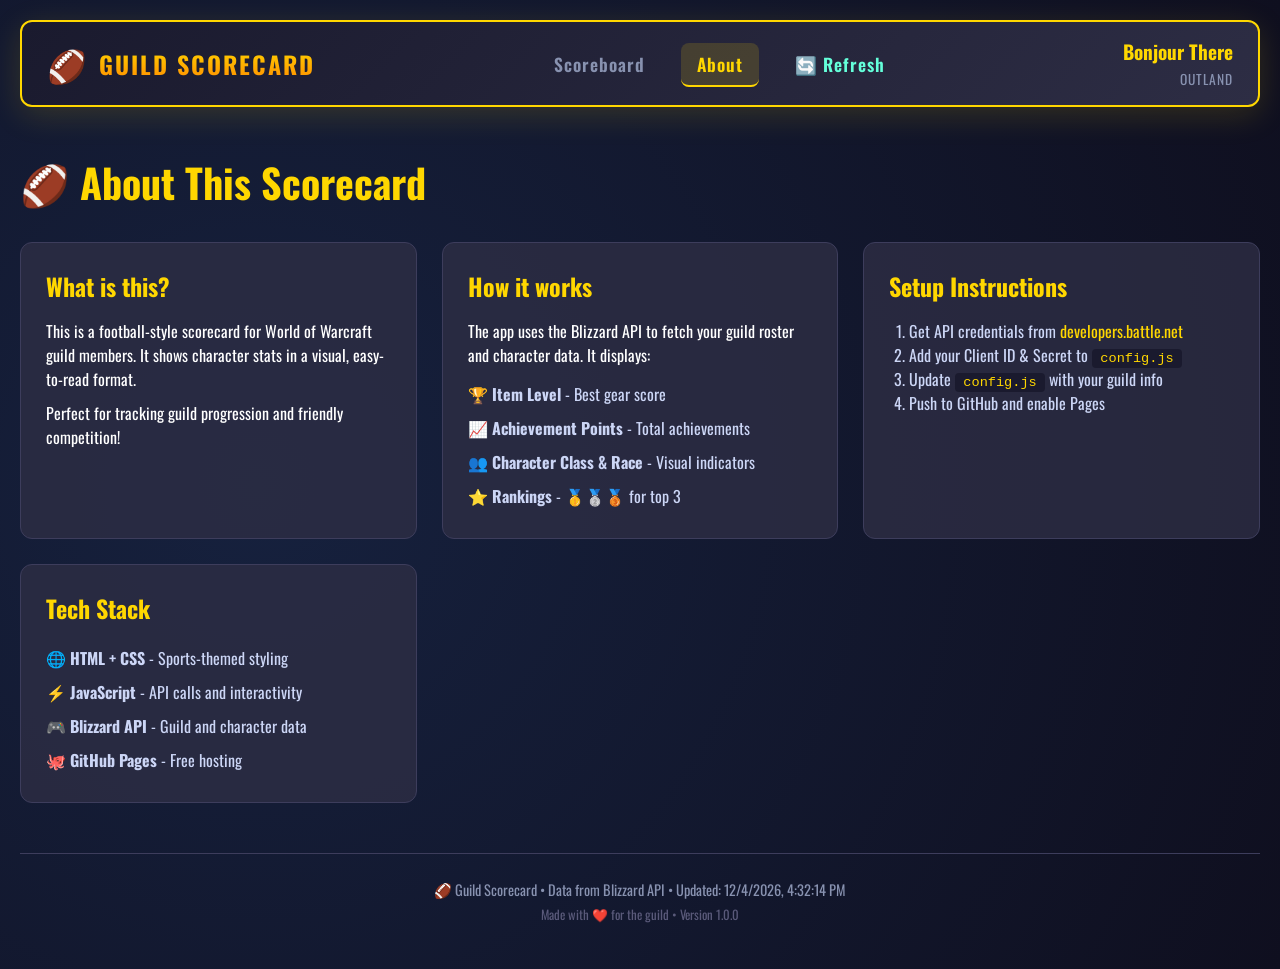
<file: about.html>
<!DOCTYPE html>
<html lang="en">
<head>
    <meta charset="UTF-8">
    <meta name="viewport" content="width=device-width, initial-scale=1.0">
    <title>About - Guild Scorecard</title>
    
    <!-- Styles -->
    <link rel="stylesheet" href="styles/style.css">
    <link rel="stylesheet" href="styles/scorecard.css">
    
    <!-- Fonts -->
    <link href="https://fonts.googleapis.com/css2?family=Oswald:wght@400;600;700&display=swap" rel="stylesheet">
</head>
<body>
    <div class="container">
        <!-- ===== NAVIGATION - Loaded by JavaScript ===== -->
        <div id="navigation"></div>
        
        <main>
            <!-- ===== PAGE CONTENT ===== -->
            <div class="page-content about-page">
                <h1>🏈 About This Scorecard</h1>
                
                <div class="about-grid">
                    <div class="about-card">
                        <h2>What is this?</h2>
                        <p>This is a football-style scorecard for World of Warcraft guild members. It shows character stats in a visual, easy-to-read format.</p>
                        <p style="margin-top:10px;">Perfect for tracking guild progression and friendly competition!</p>
                    </div>
                    
                    <div class="about-card">
                        <h2>How it works</h2>
                        <p>The app uses the Blizzard API to fetch your guild roster and character data. It displays:</p>
                        <ul style="list-style:none;padding:0;margin-top:10px;">
                            <li>🏆 <strong>Item Level</strong> - Best gear score</li>
                            <li>📈 <strong>Achievement Points</strong> - Total achievements</li>
                            <li>👥 <strong>Character Class & Race</strong> - Visual indicators</li>
                            <li>⭐ <strong>Rankings</strong> - 🥇🥈🥉 for top 3</li>
                        </ul>
                    </div>
                    
                    <div class="about-card">
                        <h2>Setup Instructions</h2>
                        <ol style="padding-left:20px;color:#ccd6f6;">
                            <li>Get API credentials from <a href="https://developers.battle.net" target="_blank" style="color:#ffd700;">developers.battle.net</a></li>
                            <li>Add your Client ID & Secret to <code>config.js</code></li>
                            <li>Update <code>config.js</code> with your guild info</li>
                            <li>Push to GitHub and enable Pages</li>
                        </ol>
                    </div>
                    
                    <div class="about-card">
                        <h2>Tech Stack</h2>
                        <ul style="list-style:none;padding:0;">
                            <li>🌐 <strong>HTML + CSS</strong> - Sports-themed styling</li>
                            <li>⚡ <strong>JavaScript</strong> - API calls and interactivity</li>
                            <li>🎮 <strong>Blizzard API</strong> - Guild and character data</li>
                            <li>🐙 <strong>GitHub Pages</strong> - Free hosting</li>
                        </ul>
                    </div>
                </div>
            </div>
        </main>
        
        <!-- ===== FOOTER - Loaded by JavaScript ===== -->
        <div id="footer"></div>
    </div>
    
    <!-- JavaScript -->
    <script src="config.js"></script>
    <script src="scripts/main.js"></script>
    <script src="scripts/scorecard.js"></script>
</body>
</html>
</file>
<file: styles/style.css>
/* ============================================
   MAIN STYLES
   ============================================ */
* {
    margin: 0;
    padding: 0;
    box-sizing: border-box;
}

body {
    font-family: 'Oswald', sans-serif;
    background: #1a1a2e;
    background-image: radial-gradient(circle at 20% 50%, #16213e, #0f0f1f);
    min-height: 100vh;
    color: #ffffff;
    padding: 20px;
}

.container {
    max-width: 1400px;
    margin: 0 auto;
}

/* ============================================
   NAVIGATION
   ============================================ */
.main-nav {
    background: linear-gradient(135deg, #1a1a2e 0%, #2d2d44 100%);
    border: 2px solid #ffd700;
    border-radius: 12px;
    padding: 15px 25px;
    display: flex;
    justify-content: space-between;
    align-items: center;
    margin-bottom: 25px;
    box-shadow: 0 8px 32px rgba(255, 215, 0, 0.15);
    flex-wrap: wrap;
    gap: 10px;
}

.nav-brand {
    display: flex;
    align-items: center;
    gap: 12px;
}

.sport-icon {
    font-size: 2rem;
    animation: pulse 2s ease-in-out infinite;
}

@keyframes pulse {
    0%, 100% { transform: scale(1); }
    50% { transform: scale(1.1); }
}

.brand-text {
    font-size: 1.5rem;
    font-weight: 700;
    letter-spacing: 2px;
    background: linear-gradient(180deg, #ffd700, #ff8c00);
    -webkit-background-clip: text;
    -webkit-text-fill-color: transparent;
    background-clip: text;
}

.nav-links {
    display: flex;
    list-style: none;
    gap: 20px;
    align-items: center;
    flex-wrap: wrap;
}

.nav-links a {
    color: #8892b0;
    text-decoration: none;
    font-size: 1.1rem;
    font-weight: 600;
    letter-spacing: 1px;
    padding: 8px 16px;
    border-radius: 8px;
    transition: all 0.3s;
}

.nav-links a:hover {
    color: #ffd700;
    background: rgba(255, 215, 0, 0.1);
}

.nav-links a.active {
    color: #ffd700;
    background: rgba(255, 215, 0, 0.15);
    border-bottom: 2px solid #ffd700;
}

.nav-links .refresh-link {
    color: #64ffda;
    cursor: pointer;
}

.nav-links .refresh-link:hover {
    color: #ffd700;
}

.nav-team {
    text-align: right;
}

#navGuildName {
    display: block;
    font-size: 1.2rem;
    font-weight: 700;
    color: #ffd700;
}

.nav-realm {
    font-size: 0.85rem;
    color: #8892b0;
    text-transform: uppercase;
    letter-spacing: 1px;
}

/* ============================================
   CONTROLS
   ============================================ */
.controls {
    background: rgba(45, 45, 68, 0.8);
    border-radius: 12px;
    padding: 20px;
    margin-bottom: 25px;
    border: 1px solid #3d3d5c;
}

.input-group {
    display: flex;
    gap: 12px;
    flex-wrap: wrap;
    margin-bottom: 15px;
}

.input-group input,
.input-group select {
    padding: 12px 18px;
    border: 2px solid #3d3d5c;
    border-radius: 8px;
    background: #1a1a2e;
    color: #ffffff;
    font-family: 'Oswald', sans-serif;
    font-size: 1rem;
    flex: 1;
    min-width: 150px;
    transition: border-color 0.3s;
}

.input-group input:focus,
.input-group select:focus {
    outline: none;
    border-color: #ffd700;
}

#fetchBtn {
    padding: 12px 30px;
    background: linear-gradient(135deg, #ffd700, #ff8c00);
    border: none;
    border-radius: 8px;
    color: #1a1a2e;
    font-family: 'Oswald', sans-serif;
    font-weight: 700;
    font-size: 1rem;
    letter-spacing: 1px;
    cursor: pointer;
    transition: transform 0.2s, box-shadow 0.2s;
    flex: 0 0 auto;
}

#fetchBtn:hover {
    transform: translateY(-2px);
    box-shadow: 0 8px 25px rgba(255, 215, 0, 0.3);
}

#fetchBtn:disabled {
    opacity: 0.5;
    cursor: not-allowed;
    transform: none;
}

.stats-bar {
    display: flex;
    gap: 30px;
    padding-top: 15px;
    border-top: 1px solid #3d3d5c;
    font-size: 1.1rem;
    color: #8892b0;
    flex-wrap: wrap;
}

.stats-bar span {
    display: flex;
    align-items: center;
    gap: 8px;
}

/* ============================================
   SCORECARD GRID
   ============================================ */
.scorecard-grid {
    display: grid;
    grid-template-columns: repeat(auto-fill, minmax(280px, 1fr));
    gap: 20px;
    margin-top: 20px;
}

/* ============================================
   WELCOME MESSAGE
   ============================================ */
.welcome-message {
    grid-column: 1 / -1;
    text-align: center;
    padding: 60px 20px;
    color: #8892b0;
}

.welcome-message h2 {
    color: #ffd700;
    margin-bottom: 10px;
}

.welcome-message .hint {
    margin-top: 10px;
    font-size: 0.9rem;
    color: #5a5a7a;
}

/* ============================================
   PLAYER CARDS
   ============================================ */
.player-card {
    background: linear-gradient(145deg, #2d2d44, #1a1a2e);
    border-radius: 12px;
    padding: 20px;
    border: 1px solid #3d3d5c;
    transition: transform 0.3s, box-shadow 0.3s;
    position: relative;
    overflow: hidden;
}

.player-card:hover {
    transform: translateY(-5px);
    box-shadow: 0 12px 40px rgba(0, 0, 0, 0.5);
    border-color: #ffd700;
}

.player-card .rank-badge {
    position: absolute;
    top: 12px;
    right: 12px;
    font-size: 1.8rem;
    opacity: 0.6;
}

.player-card .class-indicator {
    width: 8px;
    height: 40px;
    border-radius: 4px;
    position: absolute;
    left: 0;
    top: 20px;
}

.player-card .card-header {
    display: flex;
    align-items: center;
    gap: 15px;
    margin-bottom: 15px;
    padding-left: 10px;
}

.player-card .player-name {
    font-size: 1.4rem;
    font-weight: 700;
    color: #ffffff;
    letter-spacing: 0.5px;
}

.player-card .player-class {
    font-size: 0.85rem;
    color: #8892b0;
    text-transform: uppercase;
    letter-spacing: 1px;
}

.player-card .player-rank {
    font-size: 0.8rem;
    color: #ffd700;
    letter-spacing: 0.5px;
}

.player-card .player-stats {
    display: grid;
    grid-template-columns: 1fr 1fr 1fr;
    gap: 10px;
    padding-left: 10px;
}

.player-card .stat-item {
    text-align: center;
    background: rgba(0, 0, 0, 0.3);
    padding: 8px 5px;
    border-radius: 8px;
}

.player-card .stat-label {
    font-size: 0.65rem;
    text-transform: uppercase;
    color: #8892b0;
    letter-spacing: 1px;
}

.player-card .stat-value {
    font-size: 1.2rem;
    font-weight: 700;
    color: #ffd700;
}

.player-card .stat-value.ilvl {
    color: #ff6b6b;
    font-size: 1.4rem;
}

/* ============================================
   CLASS IMAGES
   ============================================ */
.class-image {
    width: 48px;
    height: 48px;
    border-radius: 50%;
    border: 2px solid rgba(255, 215, 0, 0.3);
    object-fit: cover;
    flex-shrink: 0;
    background: #1a1a2e;
}

.modal-image {
    width: 64px;
    height: 64px;
    border-radius: 50%;
    border: 3px solid #ffd700;
    object-fit: cover;
    flex-shrink: 0;
    background: #1a1a2e;
}

/* ============================================
   TOP 3 SPECIAL STYLING
   ============================================ */
.player-card.top-1 {
    border-color: #ffd700;
    background: linear-gradient(145deg, #3d2d1a, #1a1a2e);
    box-shadow: 0 0 30px rgba(255, 215, 0, 0.1);
}

.player-card.top-2 {
    border-color: #c0c0c0;
    background: linear-gradient(145deg, #2d2d3d, #1a1a2e);
}

.player-card.top-3 {
    border-color: #cd7f32;
    background: linear-gradient(145deg, #2d251a, #1a1a2e);
}

/* ============================================
   CLICKABLE CARDS
   ============================================ */
.player-card.clickable {
    cursor: pointer;
    transition: transform 0.2s, box-shadow 0.2s;
}

.player-card.clickable:hover {
    transform: translateY(-5px) scale(1.01);
    box-shadow: 0 12px 40px rgba(255, 215, 0, 0.2);
}

.card-footer {
    padding: 8px 10px 0 10px;
    text-align: right;
    border-top: 1px solid rgba(255, 255, 255, 0.05);
    margin-top: 10px;
}

.click-hint {
    font-size: 0.7rem;
    color: #5a5a7a;
    letter-spacing: 0.5px;
}

/* ============================================
   CHARACTER MODAL
   ============================================ */
.character-modal {
    position: fixed;
    top: 0;
    left: 0;
    width: 100%;
    height: 100%;
    z-index: 1000;
    display: flex;
    align-items: center;
    justify-content: center;
}

.modal-overlay {
    position: absolute;
    top: 0;
    left: 0;
    width: 100%;
    height: 100%;
    background: rgba(0, 0, 0, 0.8);
}

.modal-content {
    position: relative;
    background: linear-gradient(145deg, #2d2d44, #1a1a2e);
    border: 2px solid #ffd700;
    border-radius: 16px;
    padding: 30px;
    max-width: 400px;
    width: 90%;
    max-height: 80vh;
    overflow-y: auto;
    z-index: 1001;
    box-shadow: 0 20px 60px rgba(0, 0, 0, 0.8);
}

.modal-close {
    position: absolute;
    top: 10px;
    right: 15px;
    background: none;
    border: none;
    color: #8892b0;
    font-size: 1.5rem;
    cursor: pointer;
    transition: color 0.2s;
}

.modal-close:hover {
    color: #ffd700;
}

.modal-header {
    display: flex;
    align-items: center;
    gap: 15px;
    padding-left: 10px;
    margin-bottom: 20px;
}

.modal-class-indicator {
    width: 8px;
    height: 50px;
    border-radius: 4px;
}

.modal-header h2 {
    font-size: 1.8rem;
    color: #ffffff;
    margin: 0;
}

.modal-subtitle {
    color: #8892b0;
    font-size: 0.9rem;
    margin: 2px 0;
}

.modal-rank {
    color: #ffd700;
    font-size: 0.85rem;
    margin: 2px 0;
}

.modal-stats {
    display: grid;
    grid-template-columns: 1fr 1fr 1fr;
    gap: 10px;
    margin: 20px 0;
}

.modal-stat {
    text-align: center;
    background: rgba(0, 0, 0, 0.3);
    padding: 12px 8px;
    border-radius: 8px;
}

.modal-stat-label {
    display: block;
    font-size: 0.65rem;
    text-transform: uppercase;
    color: #8892b0;
    letter-spacing: 1px;
}

.modal-stat-value {
    display: block;
    font-size: 1.4rem;
    font-weight: 700;
    color: #ffd700;
}

.modal-actions {
    text-align: center;
    margin-top: 20px;
}

.modal-actions button {
    padding: 10px 30px;
    background: linear-gradient(135deg, #ffd700, #ff8c00);
    border: none;
    border-radius: 8px;
    color: #1a1a2e;
    font-family: 'Oswald', sans-serif;
    font-weight: 700;
    font-size: 1rem;
    cursor: pointer;
    transition: transform 0.2s;
}

.modal-actions button:hover {
    transform: scale(1.05);
}

/* ============================================
   LOADING
   ============================================ */
.loading {
    text-align: center;
    padding: 60px 20px;
}

.loading.hidden {
    display: none;
}

.spinner {
    width: 50px;
    height: 50px;
    border: 4px solid #3d3d5c;
    border-top: 4px solid #ffd700;
    border-radius: 50%;
    animation: spin 1s linear infinite;
    margin: 0 auto 20px;
}

@keyframes spin {
    0% { transform: rotate(0deg); }
    100% { transform: rotate(360deg); }
}

/* ============================================
   ERROR
   ============================================ */
.error-message {
    background: rgba(255, 0, 0, 0.2);
    border: 2px solid #ff4444;
    border-radius: 12px;
    padding: 20px;
    text-align: center;
    margin: 20px 0;
    display: none;
}

.error-message:not(.hidden) {
    display: block;
}

/* ============================================
   FOOTER
   ============================================ */
.main-footer {
    text-align: center;
    padding: 25px;
    margin-top: 30px;
    border-top: 1px solid #3d3d5c;
    color: #8892b0;
    font-size: 0.9rem;
}

.main-footer .footer-note {
    margin-top: 5px;
    font-size: 0.8rem;
    color: #5a5a7a;
}

/* ============================================
   RESPONSIVE
   ============================================ */
@media (max-width: 768px) {
    .main-nav {
        flex-direction: column;
        text-align: center;
    }
    .nav-links {
        justify-content: center;
    }
    .nav-team {
        text-align: center;
    }
    .brand-text {
        font-size: 1.2rem;
    }
    body {
        padding: 10px;
    }
    .input-group {
        flex-direction: column;
    }
    .input-group input,
    .input-group select,
    #fetchBtn {
        width: 100%;
    }
    .stats-bar {
        flex-direction: column;
        gap: 8px;
    }
    .scorecard-grid {
        grid-template-columns: 1fr;
    }
    .player-card .player-stats {
        grid-template-columns: 1fr 1fr;
    }
    .modal-content {
        padding: 20px;
        width: 95%;
    }
    .modal-stats {
        grid-template-columns: 1fr 1fr;
    }
}
.character-avatar {
    width: 48px;
    height: 48px;
    border-radius: 50%;
    display: flex;
    align-items: center;
    justify-content: center;
    font-size: 1.5rem;
    font-weight: bold;
    color: #1a1a2e;
    flex-shrink: 0;
    border: 2px solid rgba(255, 215, 0, 0.3);
}
.class-image {
    width: 48px;
    height: 48px;
    border-radius: 50%;
    border: 2px solid rgba(255, 215, 0, 0.3);
    object-fit: cover;
    flex-shrink: 0;
    background: #1a1a2e;
}
.character-portrait {
    width: 48px;
    height: 48px;
    border-radius: 50%;
    border: 2px solid rgba(255, 215, 0, 0.3);
    object-fit: cover;
    flex-shrink: 0;
    background: #1a1a2e;
}
</file>
<file: styles/scorecard.css>
/* styles/scorecard.css - Scorecard grid and card styles */

/* Controls */
.controls {
    background: rgba(45, 45, 68, 0.8);
    border-radius: 12px;
    padding: 20px;
    margin-bottom: 25px;
    border: 1px solid #3d3d5c;
}

.input-group {
    display: flex;
    gap: 12px;
    flex-wrap: wrap;
    margin-bottom: 15px;
}

.input-group input,
.input-group select {
    padding: 12px 18px;
    border: 2px solid #3d3d5c;
    border-radius: 8px;
    background: #1a1a2e;
    color: #ffffff;
    font-family: 'Oswald', sans-serif;
    font-size: 1rem;
    flex: 1;
    min-width: 150px;
    transition: border-color 0.3s;
}

.input-group input:focus,
.input-group select:focus {
    outline: none;
    border-color: #ffd700;
}

#fetchBtn {
    padding: 12px 30px;
    background: linear-gradient(135deg, #ffd700, #ff8c00);
    border: none;
    border-radius: 8px;
    color: #1a1a2e;
    font-family: 'Oswald', sans-serif;
    font-weight: 700;
    font-size: 1rem;
    letter-spacing: 1px;
    cursor: pointer;
    transition: transform 0.2s, box-shadow 0.2s;
    flex: 0 0 auto;
}

#fetchBtn:hover {
    transform: translateY(-2px);
    box-shadow: 0 8px 25px rgba(255, 215, 0, 0.3);
}

#fetchBtn:disabled {
    opacity: 0.5;
    cursor: not-allowed;
    transform: none;
}

.stats-bar {
    display: flex;
    gap: 30px;
    padding-top: 15px;
    border-top: 1px solid #3d3d5c;
    font-size: 1.1rem;
    color: #8892b0;
    flex-wrap: wrap;
}

.stats-bar span {
    display: flex;
    align-items: center;
    gap: 8px;
}

/* Scorecard Grid */
.scorecard-grid {
    display: grid;
    grid-template-columns: repeat(auto-fill, minmax(280px, 1fr));
    gap: 20px;
    margin-top: 20px;
}

/* Welcome Message */
.welcome-message {
    grid-column: 1 / -1;
    text-align: center;
    padding: 60px 20px;
    color: #8892b0;
}

.welcome-message h2 {
    color: #ffd700;
    margin-bottom: 10px;
}

.welcome-message .hint {
    margin-top: 10px;
    font-size: 0.9rem;
    color: #5a5a7a;
}

/* Player Card */
.player-card {
    background: linear-gradient(145deg, #2d2d44, #1a1a2e);
    border-radius: 12px;
    padding: 20px;
    border: 1px solid #3d3d5c;
    transition: transform 0.3s, box-shadow 0.3s;
    position: relative;
    overflow: hidden;
}

.player-card:hover {
    transform: translateY(-5px);
    box-shadow: 0 12px 40px rgba(0, 0, 0, 0.5);
    border-color: #ffd700;
}

.player-card .rank-badge {
    position: absolute;
    top: 12px;
    right: 12px;
    font-size: 1.8rem;
    opacity: 0.6;
}

.player-card .class-indicator {
    width: 8px;
    height: 40px;
    border-radius: 4px;
    position: absolute;
    left: 0;
    top: 20px;
}

.player-card .card-header {
    display: flex;
    align-items: center;
    gap: 15px;
    margin-bottom: 15px;
    padding-left: 10px;
}

.player-card .player-name {
    font-size: 1.4rem;
    font-weight: 700;
    color: #ffffff;
    letter-spacing: 0.5px;
}

.player-card .player-class {
    font-size: 0.85rem;
    color: #8892b0;
    text-transform: uppercase;
    letter-spacing: 1px;
}

.player-card .player-stats {
    display: grid;
    grid-template-columns: 1fr 1fr 1fr;
    gap: 10px;
    padding-left: 10px;
}

.player-card .stat-item {
    text-align: center;
    background: rgba(0, 0, 0, 0.3);
    padding: 8px 5px;
    border-radius: 8px;
}

.player-card .stat-label {
    font-size: 0.65rem;
    text-transform: uppercase;
    color: #8892b0;
    letter-spacing: 1px;
}

.player-card .stat-value {
    font-size: 1.2rem;
    font-weight: 700;
    color: #ffd700;
}

.player-card .stat-value.ilvl {
    color: #ff6b6b;
    font-size: 1.4rem;
}

/* Top 3 special styling */
.player-card.top-1 {
    border-color: #ffd700;
    background: linear-gradient(145deg, #3d2d1a, #1a1a2e);
    box-shadow: 0 0 30px rgba(255, 215, 0, 0.1);
}

.player-card.top-2 {
    border-color: #c0c0c0;
    background: linear-gradient(145deg, #2d2d3d, #1a1a2e);
}

.player-card.top-3 {
    border-color: #cd7f32;
    background: linear-gradient(145deg, #2d251a, #1a1a2e);
}

/* Loading */
.loading {
    text-align: center;
    padding: 60px 20px;
}

.loading.hidden {
    display: none;
}

.spinner {
    width: 50px;
    height: 50px;
    border: 4px solid #3d3d5c;
    border-top: 4px solid #ffd700;
    border-radius: 50%;
    animation: spin 1s linear infinite;
    margin: 0 auto 20px;
}

@keyframes spin {
    0% { transform: rotate(0deg); }
    100% { transform: rotate(360deg); }
}

/* Error */
.error-message {
    background: rgba(255, 0, 0, 0.2);
    border: 2px solid #ff4444;
    border-radius: 12px;
    padding: 20px;
    text-align: center;
    margin: 20px 0;
    display: none;
}

.error-message:not(.hidden) {
    display: block;
}

/* About Page */
.about-page {
    padding: 20px 0;
}

.about-page h1 {
    color: #ffd700;
    font-size: 2.5rem;
    margin-bottom: 30px;
}

.about-grid {
    display: grid;
    grid-template-columns: repeat(auto-fit, minmax(300px, 1fr));
    gap: 25px;
}

.about-card {
    background: rgba(45, 45, 68, 0.8);
    border: 1px solid #3d3d5c;
    border-radius: 12px;
    padding: 25px;
}

.about-card h2 {
    color: #ffd700;
    margin-bottom: 15px;
}

.about-card ul {
    list-style: none;
    padding: 0;
}

.about-card ul li {
    padding: 5px 0;
    color: #ccd6f6;
}

.about-card code {
    background: #1a1a2e;
    padding: 2px 8px;
    border-radius: 4px;
    color: #ffd700;
    font-size: 0.85rem;
}

.about-card a {
    color: #ffd700;
    text-decoration: none;
}

.about-card a:hover {
    text-decoration: underline;
}

/* Responsive */
@media (max-width: 768px) {
    .input-group {
        flex-direction: column;
    }
    .input-group input,
    .input-group select,
    #fetchBtn {
        width: 100%;
    }
    .stats-bar {
        flex-direction: column;
        gap: 8px;
    }
    .scorecard-grid {
        grid-template-columns: 1fr;
    }
    .player-card .player-stats {
        grid-template-columns: 1fr 1fr;
    }
    .about-page h1 {
        font-size: 1.8rem;
    }
    .about-grid {
        grid-template-columns: 1fr;
    }
}
/* ============================================
   CHARACTER PORTRAITS
   ============================================ */
.character-portrait {
    width: 48px;
    height: 48px;
    border-radius: 50%;
    border: 2px solid rgba(255, 215, 0, 0.3);
    object-fit: cover;
    flex-shrink: 0;
}

.class-avatar {
    width: 48px;
    height: 48px;
    border-radius: 50%;
    display: flex;
    align-items: center;
    justify-content: center;
    font-size: 1.8rem;
    background: rgba(255, 255, 255, 0.05);
    border: 2px solid rgba(255, 215, 0, 0.3);
    flex-shrink: 0;
}

.card-header {
    display: flex;
    align-items: center;
    gap: 15px;
    margin-bottom: 15px;
    padding-left: 10px;
}

/* Modal */
.modal-portrait {
    width: 64px;
    height: 64px;
    border-radius: 50%;
    border: 3px solid #ffd700;
    object-fit: cover;
    flex-shrink: 0;
}

.modal-class-avatar {
    width: 64px;
    height: 64px;
    border-radius: 50%;
    display: flex;
    align-items: center;
    justify-content: center;
    font-size: 2.5rem;
    background: rgba(255, 255, 255, 0.05);
    border: 3px solid #ffd700;
    flex-shrink: 0;
}

.modal-header {
    display: flex;
    align-items: center;
    gap: 15px;
    padding-left: 10px;
    margin-bottom: 20px;
}
</file>
